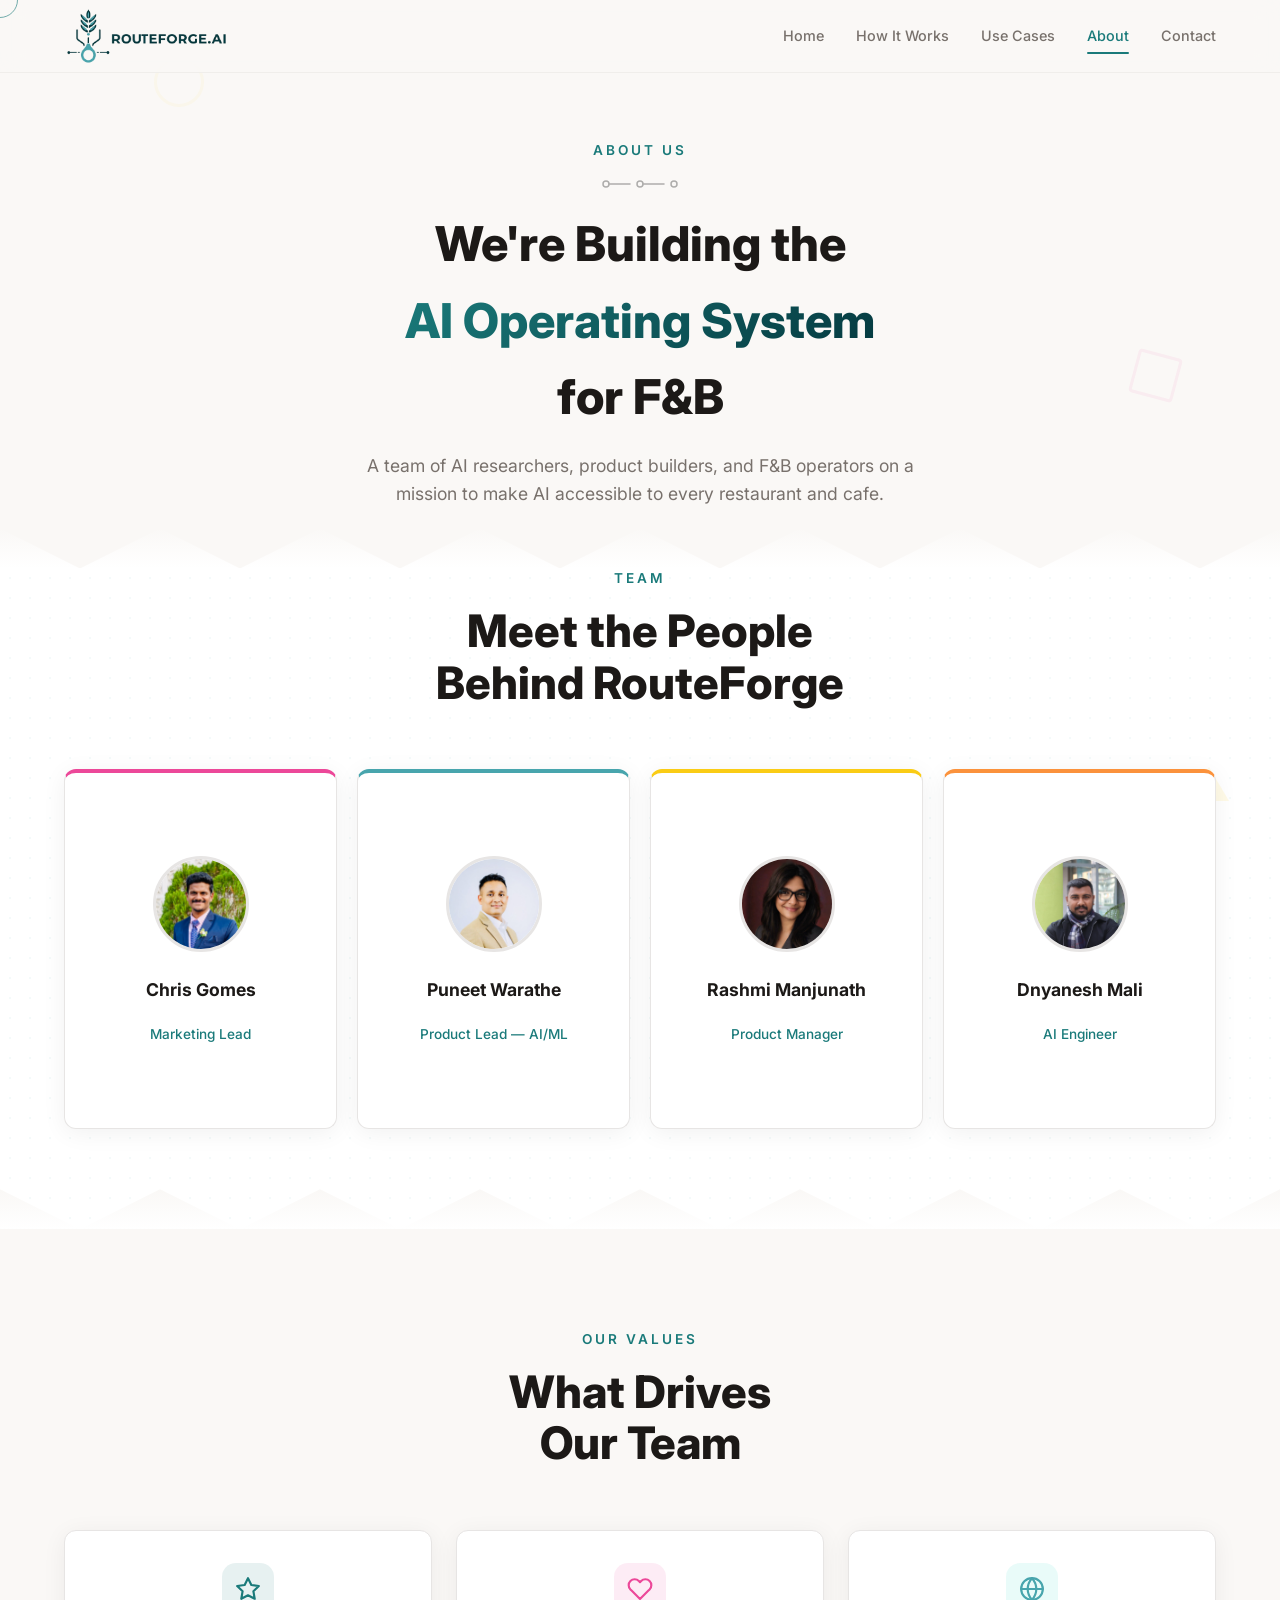
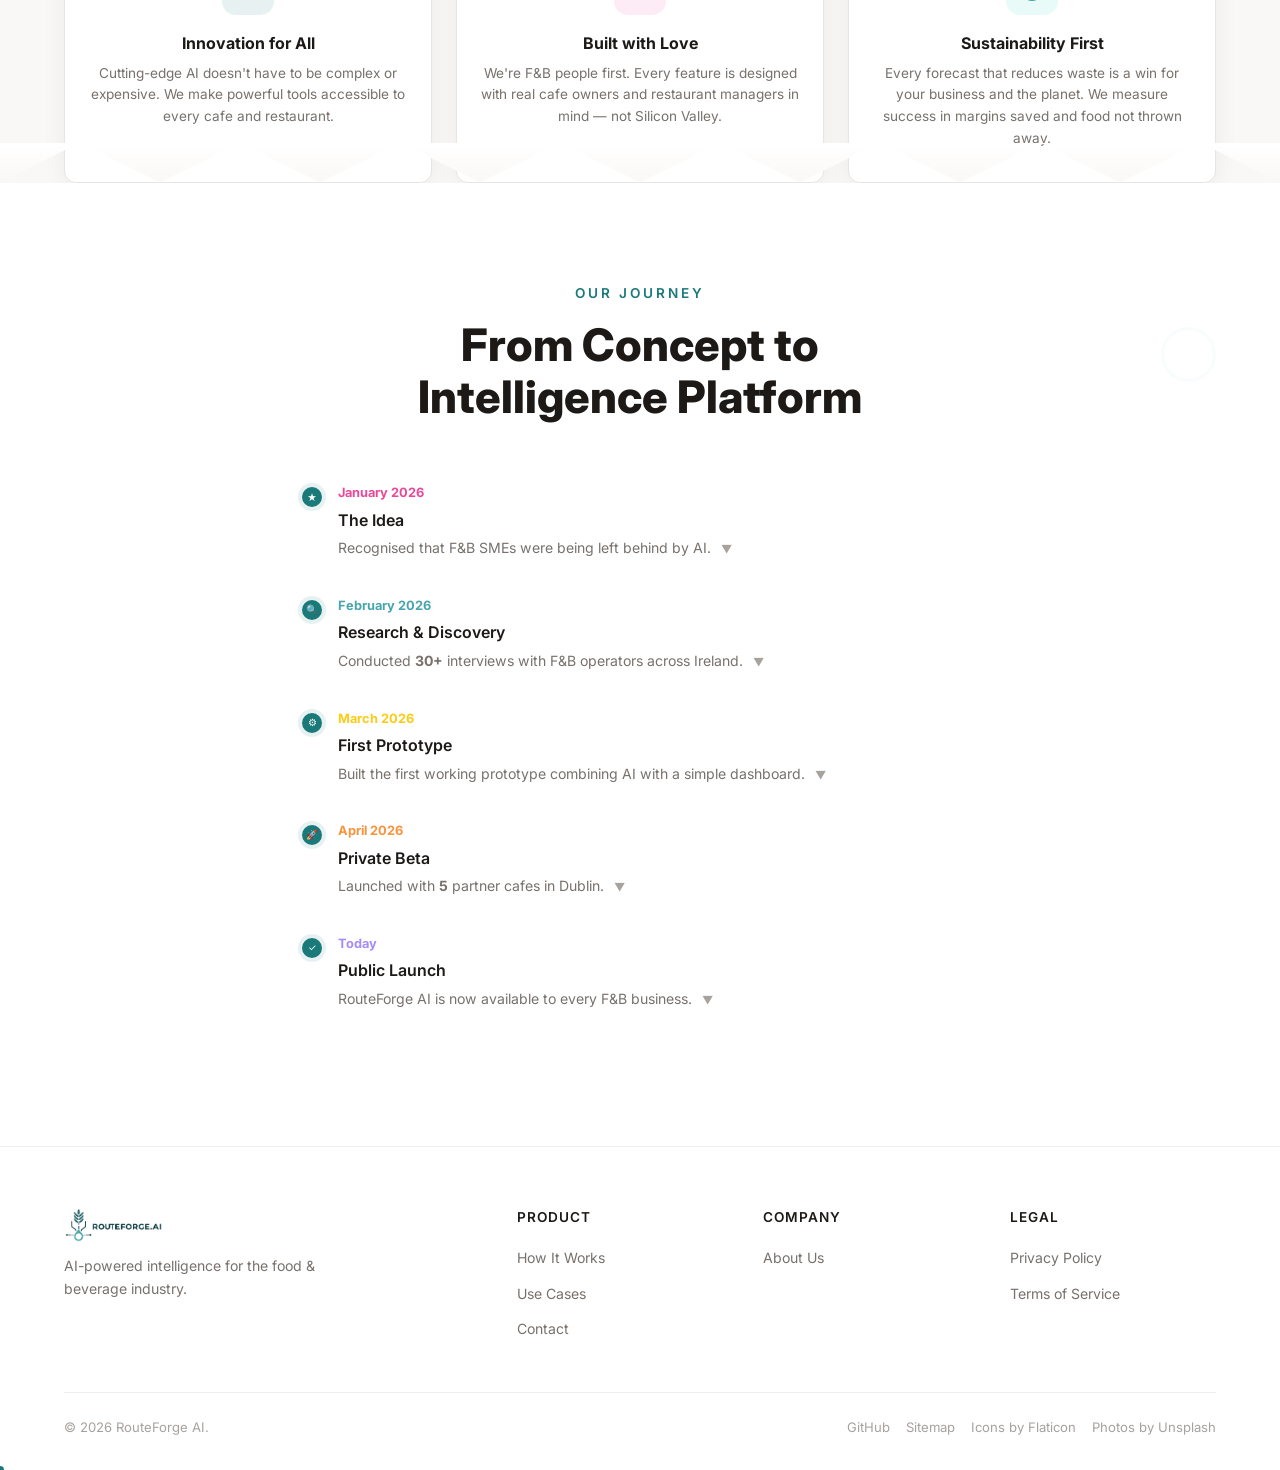
<file: about.html>
<!DOCTYPE html>
<html lang="en">
<head>
<meta charset="UTF-8">
<meta name="viewport" content="width=device-width, initial-scale=1.0">
<title>About Us — RouteForge AI</title>
<meta name="description" content="Meet the team behind RouteForge AI. We're building AI-powered intelligence for the food and beverage industry.">
<link rel="icon" type="image/x-icon" href="favicon.ico">
<link rel="apple-touch-icon" href="apple-touch-icon.png">
<link href="https://fonts.googleapis.com/css2?family=Inter:wght@300;400;500;600;700;800;900&display=swap" rel="stylesheet">
<link rel="stylesheet" href="style.css">
</head>
<body>

<nav class="nav" id="nav">
  <div class="nav-container">
    <a href="index.html" class="nav-logo"><img src="assets/routeforge-logo.png" alt="RouteForge AI" style="height:60px;width:auto;"></a>
    <div class="nav-links" id="navLinks">
      <a href="index.html">Home</a>
      <a href="how-it-works.html">How It Works</a>
      <a href="use-cases.html">Use Cases</a>
      <a href="about.html" class="active">About</a>
      <a href="contact.html">Contact</a>
    </div>
    <button class="burger" id="burger" aria-label="Menu"><span></span><span></span><span></span></button>
  </div>
</nav>

<section class="page-header">
  <div class="page-header-bg"></div>
  <div class="memphis-shapes">
    <div class="memphis-shape memphis-circle memphis-float" style="top:10%;left:12%;width:50px;height:50px;border-color:var(--memphis-yellow);opacity:0.05;"></div>
    <div class="memphis-shape memphis-rect memphis-float-delayed" style="bottom:30%;right:8%;width:45px;height:45px;border-color:var(--memphis-pink);"></div>
  </div>
  <div class="container">
    <div class="section-label reveal">About Us</div>
    <div class="reveal" style="margin-bottom:16px;"><img src="assets/icons/page-header.svg" alt="" style="width:80px;height:12px;margin:0 auto;color:var(--accent);"></div>
    <h1 class="reveal">We're Building the<br><span style="background:linear-gradient(135deg,var(--accent),var(--accent2));-webkit-background-clip:text;-webkit-text-fill-color:transparent;background-clip:text;">AI Operating System</span><br>for F&B</h1>
    <p class="reveal">A team of AI researchers, product builders, and F&B operators on a mission to make AI accessible to every restaurant and cafe.</p>
  </div>
</section>

<div class="section-divider-zigzag" style="background:linear-gradient(to bottom,var(--bg),var(--surface));"></div>

<section class="section section-memphis" style="padding-top:0;background:var(--surface);">
  <div class="section-bg section-bg-team"></div>
  <div class="pattern-dots-teal"></div>
  <div class="memphis-shapes">
    <div class="memphis-shape memphis-triangle memphis-float" style="top:30%;right:4%;"></div>
    <div class="memphis-shape memphis-dot" style="bottom:20%;left:6%;width:16px;height:16px;background:var(--memphis-pink);opacity:0.07;"></div>
  </div>
  <div class="container">
    <div class="section-header reveal">
      <div class="section-label">Team</div>
      <h2 class="section-title">Meet the People<br>Behind RouteForge</h2>
    </div>
    <div class="flip-card-row">
      <div class="team-flip-card reveal">
        <div class="flip-card-inner">
          <div class="flip-card-front" style="border-top:4px solid var(--memphis-pink);">
            <div class="team-photo"><img src="assets/team/chris-gomes.jpg" alt="Chris Gomes"></div>
            <h3 style="font-size:1.1rem;">Chris Gomes</h3>
            <div class="team-role">Marketing Lead</div>
          </div>
          <div class="flip-card-back">
            <h3 style="font-size:1.1rem;">Chris Gomes</h3>
            <div class="team-role" style="color:rgba(255,255,255,0.8);">Marketing Lead</div>
            <p class="team-bio">Driving go-to-market strategy, brand positioning, and customer acquisition for RouteForge AI.</p>
            <div class="team-skills">
              <div class="team-skill"><span class="team-skill-label">Marketing</span><div class="team-skill-bar"><div class="team-skill-fill" style="width:90%"></div></div></div>
              <div class="team-skill"><span class="team-skill-label">Strategy</span><div class="team-skill-bar"><div class="team-skill-fill" style="width:75%"></div></div></div>
              <div class="team-skill"><span class="team-skill-label">Analytics</span><div class="team-skill-bar"><div class="team-skill-fill" style="width:60%"></div></div></div>
            </div>
            <div class="team-social">
              <a href="https://www.linkedin.com/in/marketingwithchris/" target="_blank" aria-label="LinkedIn">in</a>
            </div>
          </div>
        </div>
      </div>

      <div class="team-flip-card reveal">
        <div class="flip-card-inner">
          <div class="flip-card-front" style="border-top:4px solid var(--memphis-teal);">
            <div class="team-photo"><img src="assets/team/puneet-warathe.jpeg" alt="Puneet Warathe"></div>
            <h3 style="font-size:1.1rem;">Puneet Warathe</h3>
            <div class="team-role">Product Lead — AI/ML</div>
          </div>
          <div class="flip-card-back">
            <h3 style="font-size:1.1rem;">Puneet Warathe</h3>
            <div class="team-role" style="color:rgba(255,255,255,0.8);">Product Lead — AI/ML</div>
            <p class="team-bio">AI product leader with deep expertise in machine learning and Azure AI.</p>
            <div class="team-skills">
              <div class="team-skill"><span class="team-skill-label">AI/ML</span><div class="team-skill-bar"><div class="team-skill-fill" style="width:95%"></div></div></div>
              <div class="team-skill"><span class="team-skill-label">Product</span><div class="team-skill-bar"><div class="team-skill-fill" style="width:85%"></div></div></div>
              <div class="team-skill"><span class="team-skill-label">Azure</span><div class="team-skill-bar"><div class="team-skill-fill" style="width:80%"></div></div></div>
            </div>
            <div class="team-social">
              <a href="https://www.linkedin.com/in/puneetwarathe-ai4business/" target="_blank" aria-label="LinkedIn">in</a>
            </div>
          </div>
        </div>
      </div>

      <div class="team-flip-card reveal">
        <div class="flip-card-inner">
          <div class="flip-card-front" style="border-top:4px solid var(--memphis-yellow);">
            <div class="team-photo"><img src="assets/team/rashmi-manjunath.jpeg" alt="Rashmi Manjunath"></div>
            <h3 style="font-size:1.1rem;">Rashmi Manjunath</h3>
            <div class="team-role">Product Manager</div>
          </div>
          <div class="flip-card-back">
            <h3 style="font-size:1.1rem;">Rashmi Manjunath</h3>
            <div class="team-role" style="color:rgba(255,255,255,0.8);">Product Manager</div>
            <p class="team-bio">Dublin-based product manager with 6+ years building enterprise B2B SaaS.</p>
            <div class="team-skills">
              <div class="team-skill"><span class="team-skill-label">Strategy</span><div class="team-skill-bar"><div class="team-skill-fill" style="width:90%"></div></div></div>
              <div class="team-skill"><span class="team-skill-label">Research</span><div class="team-skill-bar"><div class="team-skill-fill" style="width:80%"></div></div></div>
              <div class="team-skill"><span class="team-skill-label">Delivery</span><div class="team-skill-bar"><div class="team-skill-fill" style="width:85%"></div></div></div>
            </div>
            <div class="team-social">
              <a href="https://www.linkedin.com/in/rashmi-manjunath/" target="_blank" aria-label="LinkedIn">in</a>
            </div>
          </div>
        </div>
      </div>

      <div class="team-flip-card reveal">
        <div class="flip-card-inner">
          <div class="flip-card-front" style="border-top:4px solid var(--memphis-orange);">
            <div class="team-photo"><img src="assets/team/dnyanesh-mali.jpeg" alt="Dnyanesh Mali"></div>
            <h3 style="font-size:1.1rem;">Dnyanesh Mali</h3>
            <div class="team-role">AI Engineer</div>
          </div>
          <div class="flip-card-back">
            <h3 style="font-size:1.1rem;">Dnyanesh Mali</h3>
            <div class="team-role" style="color:rgba(255,255,255,0.8);">AI Engineer</div>
            <p class="team-bio">Building the AI models and data pipelines that power RouteForge's platform.</p>
            <div class="team-skills">
              <div class="team-skill"><span class="team-skill-label">ML</span><div class="team-skill-bar"><div class="team-skill-fill" style="width:90%"></div></div></div>
              <div class="team-skill"><span class="team-skill-label">Data</span><div class="team-skill-bar"><div class="team-skill-fill" style="width:85%"></div></div></div>
              <div class="team-skill"><span class="team-skill-label">Python</span><div class="team-skill-bar"><div class="team-skill-fill" style="width:80%"></div></div></div>
            </div>
            <div class="team-social">
              <a href="https://www.linkedin.com/in/dnyanesh-mali/" target="_blank" aria-label="LinkedIn">in</a>
            </div>
          </div>
        </div>
      </div>
    </div>
  </div>
</section>

<div class="section-divider-zigzag"></div>

<section class="section" style="padding-bottom:0;">
  <div class="container">
    <div class="section-header reveal">
      <div class="section-label">Our Values</div>
      <h2 class="section-title">What Drives<br>Our Team</h2>
    </div>
    <div class="values-row">
      <div class="value-card reveal">
        <div class="value-card-icon" style="background:rgba(26,122,122,0.1);">
          <svg viewBox="0 0 24 24" fill="none" stroke="var(--accent)" stroke-width="2" stroke-linecap="round" stroke-linejoin="round"><path d="M12 2L15.09 8.26L22 9.27L17 14.14L18.18 21.02L12 17.77L5.82 21.02L7 14.14L2 9.27L8.91 8.26L12 2Z"/></svg>
        </div>
        <h3>Innovation for All</h3>
        <p>Cutting-edge AI doesn't have to be complex or expensive. We make powerful tools accessible to every cafe and restaurant.</p>
      </div>
      <div class="value-card reveal">
        <div class="value-card-icon" style="background:rgba(236,73,153,0.1);">
          <svg viewBox="0 0 24 24" fill="none" stroke="var(--memphis-pink)" stroke-width="2" stroke-linecap="round" stroke-linejoin="round"><path d="M20.84 4.61a5.5 5.5 0 0 0-7.78 0L12 5.67l-1.06-1.06a5.5 5.5 0 0 0-7.78 7.78l1.06 1.06L12 21.23l7.78-7.78 1.06-1.06a5.5 5.5 0 0 0 0-7.78z"/></svg>
        </div>
        <h3>Built with Love</h3>
        <p>We're F&B people first. Every feature is designed with real cafe owners and restaurant managers in mind — not Silicon Valley.</p>
      </div>
      <div class="value-card reveal">
        <div class="value-card-icon" style="background:rgba(45,212,191,0.1);">
          <svg viewBox="0 0 24 24" fill="none" stroke="var(--memphis-teal)" stroke-width="2" stroke-linecap="round" stroke-linejoin="round"><circle cx="12" cy="12" r="10"/><path d="M2 12h20"/><path d="M12 2a15.3 15.3 0 0 1 4 10 15.3 15.3 0 0 1-4 10 15.3 15.3 0 0 1-4-10 15.3 15.3 0 0 1 4-10z"/></svg>
        </div>
        <h3>Sustainability First</h3>
        <p>Every forecast that reduces waste is a win for your business and the planet. We measure success in margins saved and food not thrown away.</p>
      </div>
    </div>
  </div>
</section>

<div class="section-divider-zigzag-alt"></div>

<section class="section section-memphis" style="background:var(--surface);">
  <div class="section-bg section-bg-timeline"></div>
  <div class="memphis-shapes">
    <div class="memphis-shape memphis-circle memphis-float" style="top:15%;right:5%;width:55px;height:55px;border-color:var(--memphis-teal);opacity:0.04;"></div>
  </div>
  <div class="container">
    <div class="section-header reveal">
      <div class="section-label">Our Journey</div>
      <h2 class="section-title">From Concept to<br>Intelligence Platform</h2>
    </div>
    <div class="timeline" id="timeline">
      <div class="timeline-progress"><div class="timeline-progress-fill" id="timelineFill"></div></div>

      <div class="timeline-item reveal" data-expand>
        <div class="timeline-dot filled"><span class="timeline-icon">★</span></div>
        <div class="timeline-date pink">January 2026</div>
        <div class="timeline-title">The Idea</div>
        <div class="timeline-text">Recognised that F&B SMEs were being left behind by AI. <span class="timeline-expand-icon">▼</span></div>
        <div class="timeline-detail"><p>We noticed that while enterprise chains had data science teams, the local cafe or family restaurant had zero access to AI-powered insights. That gap became our mission.</p></div>
      </div>

      <div class="timeline-item reveal" data-expand>
        <div class="timeline-dot"><span class="timeline-icon">🔍</span></div>
        <div class="timeline-date teal">February 2026</div>
        <div class="timeline-title">Research &amp; Discovery</div>
        <div class="timeline-text">Conducted <strong>30+</strong> interviews with F&B operators across Ireland. <span class="timeline-expand-icon">▼</span></div>
        <div class="timeline-detail"><p>The #1 pain point? Demand unpredictability. 78% of operators said they had no forecasting tool and relied purely on intuition for staffing and purchasing decisions.</p></div>
      </div>

      <div class="timeline-item reveal" data-expand>
        <div class="timeline-dot"><span class="timeline-icon">⚙</span></div>
        <div class="timeline-date yellow">March 2026</div>
        <div class="timeline-title">First Prototype</div>
        <div class="timeline-text">Built the first working prototype combining AI with a simple dashboard. <span class="timeline-expand-icon">▼</span></div>
        <div class="timeline-detail"><p>3 weeks of sprint development. The early model achieved 89% forecast accuracy using just 2 weeks of POS data. We knew we were onto something.</p></div>
      </div>

      <div class="timeline-item reveal" data-expand>
        <div class="timeline-dot"><span class="timeline-icon">🚀</span></div>
        <div class="timeline-date orange">April 2026</div>
        <div class="timeline-title">Private Beta</div>
        <div class="timeline-text">Launched with <strong>5</strong> partner cafes in Dublin. <span class="timeline-expand-icon">▼</span></div>
        <div class="timeline-detail"><p>Results exceeded expectations: 22% average waste reduction, 12% staff cost savings, and 94% forecast accuracy by week 4. All 5 partners opted to continue.</p></div>
      </div>

      <div class="timeline-item reveal" data-expand>
        <div class="timeline-dot"><span class="timeline-icon">✓</span></div>
        <div class="timeline-date lavender">Today</div>
        <div class="timeline-title">Public Launch</div>
        <div class="timeline-text">RouteForge AI is now available to every F&B business. <span class="timeline-expand-icon">▼</span></div>
        <div class="timeline-detail"><p>Still early, still iterating. We're actively onboarding new customers and shipping weekly improvements. Your feedback shapes what we build next.</p></div>
      </div>
    </div>
  </div>
</section>

<footer class="footer">
  <div class="container">
    <div class="footer-grid">
      <div class="footer-brand">
        <img src="assets/routeforge-logo.png" alt="RouteForge AI" style="height:36px;width:auto;margin-bottom:12px;">
        <p>AI-powered intelligence for the food &amp; beverage industry.</p>
      </div>
      <div><h4>Product</h4><ul class="footer-links"><li><a href="how-it-works.html">How It Works</a></li><li><a href="use-cases.html">Use Cases</a></li><li><a href="contact.html">Contact</a></li></ul></div>
      <div><h4>Company</h4><ul class="footer-links"><li><a href="about.html">About Us</a></li></ul></div>
      <div><h4>Legal</h4><ul class="footer-links"><li><a href="#">Privacy Policy</a></li><li><a href="#">Terms of Service</a></li></ul></div>
    </div>
    <div class="footer-bottom"><p>&copy; 2026 RouteForge AI.</p><div class="footer-bottom-links"><a href="https://github.com/chrisgomes1211/routeforgeai-website" target="_blank">GitHub</a><a href="sitemap.xml">Sitemap</a><a href="https://www.flaticon.com" target="_blank">Icons by Flaticon</a><a href="https://unsplash.com" target="_blank">Photos by Unsplash</a></div></div>
  </div>
</footer>

<button class="back-to-top" id="backToTop">&uarr;</button>

<script>
(function() {
  var b = document.getElementById('burger'), nl = document.getElementById('navLinks');
  if (b) { b.addEventListener('click', function() { b.classList.toggle('open'); nl.classList.toggle('open'); }); nl.querySelectorAll('a').forEach(function(l) { l.addEventListener('click', function() { b.classList.remove('open'); nl.classList.remove('open'); }); }); }
  var nav = document.getElementById('nav');
  window.addEventListener('scroll', function() { nav.classList.toggle('scrolled', window.scrollY > 50); });
  var bt = document.getElementById('backToTop');
  window.addEventListener('scroll', function() { bt.classList.toggle('visible', window.scrollY > 500); });
  bt.addEventListener('click', function() { window.scrollTo({ top: 0, behavior: 'smooth' }); });
  var ro = new IntersectionObserver(function(e) { e.forEach(function(en) { if (en.isIntersecting) { en.target.classList.add('visible'); } }); }, { threshold: 0.1 });
  document.querySelectorAll('.reveal').forEach(function(el) { ro.observe(el); });

  /* Interactive Timeline */
  (function() {
    var items = document.querySelectorAll('[data-expand]');
    items.forEach(function(item) {
      item.addEventListener('click', function() {
        item.classList.toggle('expanded');
      });
    });

    var timelineFill = document.getElementById('timelineFill');
    var dots = document.querySelectorAll('.timeline-dot');
    if (timelineFill && dots.length) {
      var timelineObserver = new IntersectionObserver(function(entries) {
        entries.forEach(function(entry) {
          if (entry.isIntersecting) {
            var rect = entry.target.getBoundingClientRect();
            var parent = entry.target.closest('.timeline');
            if (!parent) return;
            var parentRect = parent.getBoundingClientRect();
            var scrollPct = Math.max(0, Math.min(1, (parentRect.bottom - rect.bottom) / (parentRect.bottom - parentRect.top)));
            timelineFill.style.height = Math.round(scrollPct * 100) + '%';
            var idx = Array.prototype.indexOf.call(items, entry.target);
            dots.forEach(function(d, i) {
              d.classList.toggle('filled', i <= idx);
            });
          }
        });
      }, { threshold: 0.2 });
      items.forEach(function(item) { timelineObserver.observe(item); });
    }
  })();

  if (!('ontouchstart' in window)) {
    var dot = document.createElement('div'); dot.className = 'custom-cursor-dot';
    var ring = document.createElement('div'); ring.className = 'custom-cursor-ring';
    document.body.appendChild(dot); document.body.appendChild(ring);
    var mx = 0, my = 0, rx = 0, ry = 0;
    document.addEventListener('mousemove', function(e) { mx = e.clientX; my = e.clientY; dot.style.left = mx + 'px'; dot.style.top = my + 'px'; });
    var hoverEls = 'a, button, .flip-card, .usecase-flip-card, .agent-flip-card, .team-flip-card, .faq-item';
    document.addEventListener('mouseover', function(e) { var t = e.target.closest(hoverEls); if (t) ring.classList.add('hover'); });
    document.addEventListener('mouseout', function(e) { var t = e.target.closest(hoverEls); if (t) ring.classList.remove('hover'); });
    function animateRing() { rx += (mx - rx) * 0.15; ry += (my - ry) * 0.15; ring.style.left = rx + 'px'; ring.style.top = ry + 'px'; requestAnimationFrame(animateRing); }
    animateRing();
  }
})();
</script>
</body>
</html>
</file>
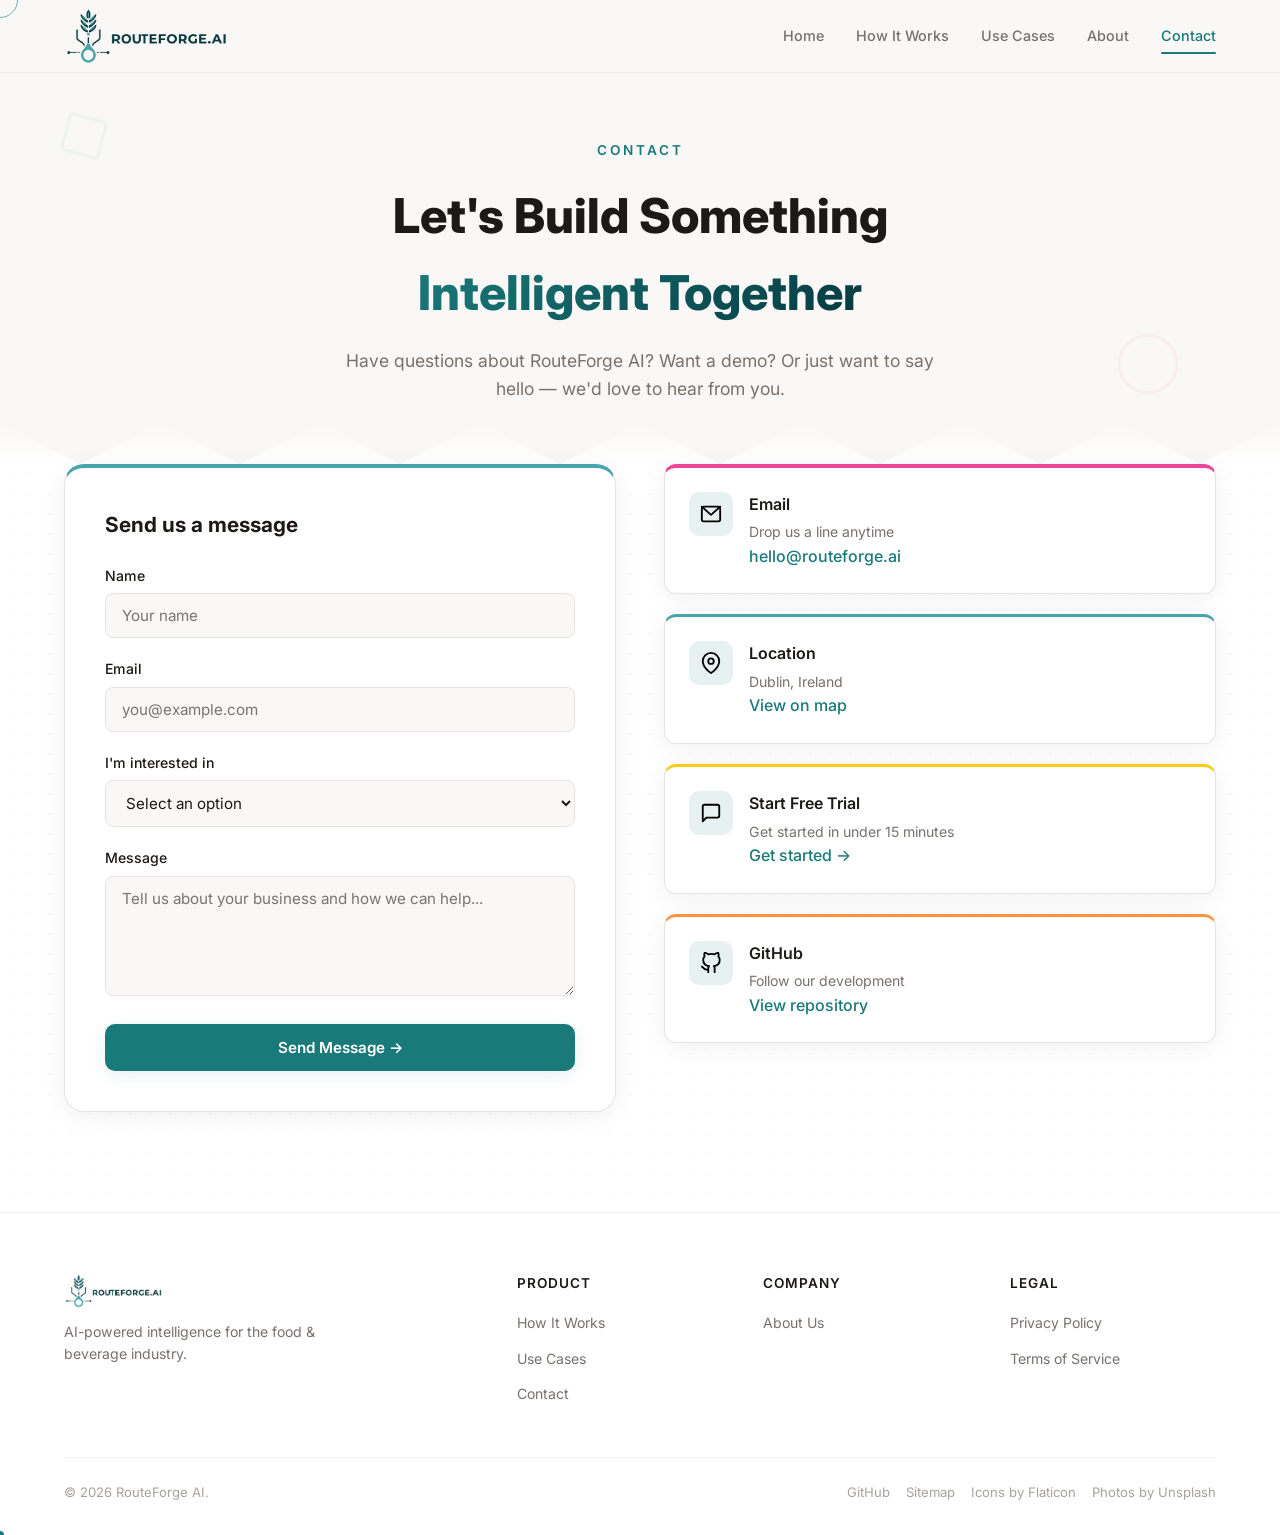
<file: contact.html>
<!DOCTYPE html>
<html lang="en">
<head>
<meta charset="UTF-8">
<meta name="viewport" content="width=device-width, initial-scale=1.0">
<title>Contact Us — RouteForge AI</title>
<meta name="description" content="Get in touch with the RouteForge AI team. Start your free trial, ask questions, or share feedback.">
<link rel="icon" type="image/x-icon" href="favicon.ico">
<link rel="apple-touch-icon" href="apple-touch-icon.png">
<link href="https://fonts.googleapis.com/css2?family=Inter:wght@300;400;500;600;700;800;900&display=swap" rel="stylesheet">
<link rel="stylesheet" href="style.css">
</head>
<body>

<nav class="nav" id="nav">
  <div class="nav-container">
    <a href="index.html" class="nav-logo"><img src="assets/routeforge-logo.png" alt="RouteForge AI" style="height:60px;width:auto;"></a>
    <div class="nav-links" id="navLinks">
      <a href="index.html">Home</a>
      <a href="how-it-works.html">How It Works</a>
      <a href="use-cases.html">Use Cases</a>
      <a href="about.html">About</a>
      <a href="contact.html" class="active">Contact</a>
    </div>
    <button class="burger" id="burger" aria-label="Menu"><span></span><span></span><span></span></button>
  </div>
</nav>

<section class="page-header">
  <div class="page-header-bg"></div>
  <div class="memphis-shapes">
    <div class="memphis-shape memphis-circle memphis-float" style="bottom:15%;right:8%;width:60px;height:60px;border-color:var(--memphis-pink);opacity:0.05;"></div>
    <div class="memphis-shape memphis-rect" style="top:25%;left:5%;width:40px;height:40px;border-color:var(--memphis-teal);"></div>
  </div>
  <div class="container">
    <div class="section-label reveal">Contact</div>
    <h1 class="reveal">Let's Build Something<br><span style="background:linear-gradient(135deg,var(--accent),var(--accent2));-webkit-background-clip:text;-webkit-text-fill-color:transparent;background-clip:text;">Intelligent Together</span></h1>
    <p class="reveal">Have questions about RouteForge AI? Want a demo? Or just want to say hello — we'd love to hear from you.</p>
  </div>
</section>

<div class="section-divider-zigzag" style="background:linear-gradient(to bottom,var(--bg),var(--surface));"></div>

<section class="section section-memphis" style="padding-top:0;background:var(--surface);">
  <div class="section-bg section-bg-contact"></div>
  <div class="pattern-dots"></div>
  <div class="container">
    <div class="contact-grid">
      <div class="form-card reveal card-top-teal">
        <h3 style="font-size:1.3rem;font-weight:700;margin-bottom:24px;">Send us a message</h3>
        <form id="contactForm">
          <div class="form-group">
            <label for="name">Name</label>
            <input type="text" id="name" name="name" required placeholder="Your name">
          </div>
          <div class="form-group">
            <label for="email">Email</label>
            <input type="email" id="email" name="email" required placeholder="you@example.com">
          </div>
          <div class="form-group">
            <label for="type">I'm interested in</label>
            <select id="type" name="type">
              <option value="">Select an option</option>
              <option value="trial">Starting a free trial</option>
              <option value="demo">Booking a demo</option>
              <option value="question">Asking a question</option>
              <option value="partnership">Partnership inquiry</option>
              <option value="other">Something else</option>
            </select>
          </div>
          <div class="form-group">
            <label for="message">Message</label>
            <textarea id="message" name="message" required placeholder="Tell us about your business and how we can help..."></textarea>
          </div>
          <button type="submit" class="btn btn-primary" style="width:100%;justify-content:center;">Send Message &rarr;</button>
        </form>
      </div>
      <div style="display:flex;flex-direction:column;gap:20px;">
        <div class="contact-info-card reveal card-top-pink">
          <div class="icon-box"><img src="assets/icons/email.svg" alt="Email" class="flaticon-icon"></div>
          <div>
            <h4>Email</h4>
            <p>Drop us a line anytime</p>
            <a href="mailto:hello@routeforge.ai" class="contact-link">hello@routeforge.ai</a>
          </div>
        </div>
        <div class="contact-info-card reveal" style="border-top:3px solid var(--memphis-teal);">
          <div class="icon-box"><img src="assets/icons/location.svg" alt="Location" class="flaticon-icon"></div>
          <div>
            <h4>Location</h4>
            <p>Dublin, Ireland</p>
            <a href="https://maps.google.com" target="_blank" class="contact-link">View on map</a>
          </div>
        </div>
        <div class="contact-info-card reveal" style="border-top:3px solid var(--memphis-yellow);">
          <div class="icon-box"><img src="assets/icons/chat.svg" alt="Chat" class="flaticon-icon"></div>
          <div>
            <h4>Start Free Trial</h4>
            <p>Get started in under 15 minutes</p>
            <a href="contact.html" class="contact-link">Get started &rarr;</a>
          </div>
        </div>
        <div class="contact-info-card reveal" style="border-top:3px solid var(--memphis-orange);">
          <div class="icon-box"><img src="assets/icons/github.svg" alt="GitHub" class="flaticon-icon"></div>
          <div>
            <h4>GitHub</h4>
            <p>Follow our development</p>
            <a href="https://github.com/chrisgomes1211/routeforgeai-website" target="_blank" class="contact-link">View repository</a>
          </div>
        </div>
      </div>
    </div>
  </div>
</section>

<footer class="footer">
  <div class="container">
    <div class="footer-grid">
      <div class="footer-brand">
        <img src="assets/routeforge-logo.png" alt="RouteForge AI" style="height:36px;width:auto;margin-bottom:12px;">
        <p>AI-powered intelligence for the food &amp; beverage industry.</p>
      </div>
      <div><h4>Product</h4><ul class="footer-links"><li><a href="how-it-works.html">How It Works</a></li><li><a href="use-cases.html">Use Cases</a></li><li><a href="contact.html">Contact</a></li></ul></div>
      <div><h4>Company</h4><ul class="footer-links"><li><a href="about.html">About Us</a></li></ul></div>
      <div><h4>Legal</h4><ul class="footer-links"><li><a href="#">Privacy Policy</a></li><li><a href="#">Terms of Service</a></li></ul></div>
    </div>
    <div class="footer-bottom"><p>&copy; 2026 RouteForge AI.</p><div class="footer-bottom-links"><a href="https://github.com/chrisgomes1211/routeforgeai-website" target="_blank">GitHub</a><a href="sitemap.xml">Sitemap</a><a href="https://www.flaticon.com" target="_blank">Icons by Flaticon</a><a href="https://unsplash.com" target="_blank">Photos by Unsplash</a></div></div>
  </div>
</footer>

<button class="back-to-top" id="backToTop">&uarr;</button>

<script>
(function() {
  var b = document.getElementById('burger'), nl = document.getElementById('navLinks');
  if (b) { b.addEventListener('click', function() { b.classList.toggle('open'); nl.classList.toggle('open'); }); nl.querySelectorAll('a').forEach(function(l) { l.addEventListener('click', function() { b.classList.remove('open'); nl.classList.remove('open'); }); }); }
  var nav = document.getElementById('nav');
  window.addEventListener('scroll', function() { nav.classList.toggle('scrolled', window.scrollY > 50); });
  var bt = document.getElementById('backToTop');
  window.addEventListener('scroll', function() { bt.classList.toggle('visible', window.scrollY > 500); });
  bt.addEventListener('click', function() { window.scrollTo({ top: 0, behavior: 'smooth' }); });
  var ro = new IntersectionObserver(function(e) { e.forEach(function(en) { if (en.isIntersecting) { en.target.classList.add('visible'); } }); }, { threshold: 0.1 });
  document.querySelectorAll('.reveal').forEach(function(el) { ro.observe(el); });

  if (!('ontouchstart' in window)) {
    var dot = document.createElement('div'); dot.className = 'custom-cursor-dot';
    var ring = document.createElement('div'); ring.className = 'custom-cursor-ring';
    document.body.appendChild(dot); document.body.appendChild(ring);
    var mx = 0, my = 0, rx = 0, ry = 0;
    document.addEventListener('mousemove', function(e) { mx = e.clientX; my = e.clientY; dot.style.left = mx + 'px'; dot.style.top = my + 'px'; });
    var hoverEls = 'a, button, .flip-card, .usecase-flip-card, .agent-flip-card, .team-flip-card, .pricing-card, .faq-item';
    document.addEventListener('mouseover', function(e) { var t = e.target.closest(hoverEls); if (t) ring.classList.add('hover'); });
    document.addEventListener('mouseout', function(e) { var t = e.target.closest(hoverEls); if (t) ring.classList.remove('hover'); });
    function animateRing() { rx += (mx - rx) * 0.15; ry += (my - ry) * 0.15; ring.style.left = rx + 'px'; ring.style.top = ry + 'px'; requestAnimationFrame(animateRing); }
    animateRing();
  }

  var form = document.getElementById('contactForm');
  form.addEventListener('submit', function(e) {
    e.preventDefault();
    var btn = form.querySelector('button[type="submit"]');
    btn.textContent = 'Message sent! We\'ll be in touch.';
    btn.style.background = '#10b981';
    btn.disabled = true;
    setTimeout(function() {
      btn.innerHTML = 'Send Message &rarr;';
      btn.style.background = '';
      btn.disabled = false;
      form.reset();
    }, 3000);
  });
})();
</script>
</body>
</html>
</file>
<file: style.css>
:root {
  --bg: #faf8f6;
  --surface: #ffffff;
  --text: #1c1917;
  --text-muted: #78716c;
  --text-dim: #a8a29e;
  --accent: #1a7a7a;
  --accent-hover: #0d5c5c;
  --accent-glow: rgba(26, 122, 122, 0.1);
  --accent2: #053a40;
  --accent3: #f59e0b;
  --memphis-pink: #ec4899;
  --memphis-yellow: #facc15;
  --memphis-teal: #48a5ad;
  --memphis-orange: #fb923c;
  --memphis-lavender: #a78bfa;
  --memphis-grid: 30px;
  --border: #e7e5e4;
  --border-light: #f0eeeb;
  --shadow: 0 4px 24px rgba(0,0,0,0.06);
  --shadow-lg: 0 12px 48px rgba(0,0,0,0.08);
  --font: 'Inter', sans-serif;
  --font-display: 'Inter', sans-serif;
  --nav-height: 72px;
  --radius: 12px;
  --radius-lg: 20px;
  --transition: 0.3s cubic-bezier(0.4, 0, 0.2, 1);
}

/* Reset */
*, *::before, *::after { box-sizing: border-box; margin: 0; padding: 0; }
html { scroll-behavior: smooth; -webkit-font-smoothing: antialiased; }
body { font-family: var(--font); background: var(--bg); color: var(--text); line-height: 1.6; overflow-x: hidden; }
img { max-width: 100%; display: block; }
a { color: var(--accent); text-decoration: none; transition: color var(--transition); }
a:hover { color: var(--accent-hover); }

/* Container */
.container { max-width: 1200px; margin: 0 auto; padding: 0 24px; }
.section { padding: 100px 0; }
.section-header { text-align: center; margin-bottom: 60px; }
.section-label { font-size: 0.85rem; font-weight: 600; text-transform: uppercase; letter-spacing: 3px; color: var(--accent); margin-bottom: 16px; }
.section-title { font-size: 2.8rem; font-weight: 800; line-height: 1.15; margin-bottom: 16px; color: var(--text); }
.section-subtitle { font-size: 1.1rem; color: var(--text-muted); max-width: 600px; margin: 0 auto; line-height: 1.7; }

/* Buttons */
.btn { display: inline-flex; align-items: center; gap: 8px; padding: 14px 28px; border-radius: 10px; font-family: var(--font); font-size: 0.95rem; font-weight: 600; cursor: pointer; transition: all var(--transition); border: none; position: relative; overflow: hidden; }
.btn-primary { background: var(--accent); color: #fff; box-shadow: 0 4px 16px var(--accent-glow); }
.btn-primary:hover { background: var(--accent-hover); box-shadow: 0 6px 24px var(--accent-glow); transform: translateY(-2px); color: #fff; }
.btn-outline { background: transparent; color: var(--text); border: 2px solid var(--border); }
.btn-outline:hover { border-color: var(--accent); color: var(--accent); transform: translateY(-2px); }

/* Navigation */
.nav { position: fixed; top: 0; left: 0; right: 0; z-index: 1000; background: rgba(250, 248, 246, 0.85); backdrop-filter: blur(12px); -webkit-backdrop-filter: blur(12px); border-bottom: 1px solid var(--border-light); transition: all var(--transition); }
.nav.scrolled { background: rgba(255, 255, 255, 0.95); box-shadow: 0 4px 32px rgba(0,0,0,0.04); }
.nav-container { max-width: 1200px; margin: 0 auto; padding: 0 24px; height: var(--nav-height); display: flex; align-items: center; justify-content: space-between; }
.nav-logo { font-size: 1.3rem; font-weight: 700; display: flex; align-items: center; gap: 2px; }
.nav-links { display: flex; align-items: center; gap: 32px; }
.nav-links a { font-size: 0.9rem; font-weight: 500; color: var(--text-muted); position: relative; padding: 4px 0; transition: color var(--transition); }
.nav-links a::after { content: ''; position: absolute; bottom: -2px; left: 0; width: 0; height: 2px; background: var(--accent); transition: width var(--transition); border-radius: 2px; }
.nav-links a:hover { color: var(--text); }
.nav-links a:hover::after { width: 100%; }
.nav-links a.active { color: var(--accent); }
.nav-links a.active::after { width: 100%; }

.burger { display: none; flex-direction: column; gap: 5px; background: none; border: none; cursor: pointer; padding: 4px; }
.burger span { width: 24px; height: 2px; background: var(--text); border-radius: 2px; transition: all var(--transition); }
.burger.open span:nth-child(1) { transform: rotate(45deg) translate(5px, 5px); }
.burger.open span:nth-child(2) { opacity: 0; }
.burger.open span:nth-child(3) { transform: rotate(-45deg) translate(5px, -5px); }

/* Hero */
.hero { min-height: 100vh; display: flex; align-items: center; position: relative; overflow: hidden; padding-top: var(--nav-height); padding-bottom: var(--nav-height); background: var(--bg); }
.hero-bg-image { position: absolute; inset: 0; z-index: 0; background: url('https://images.unsplash.com/photo-1495474472287-4d71bcdd2085?w=1600&q=80&auto=format&fit=crop') center center / cover no-repeat; pointer-events: none; }
.hero-bg-image::after { content: ''; position: absolute; inset: 0; background: linear-gradient(to right, var(--bg) 35%, rgba(250,248,246,0.6) 55%, rgba(250,248,246,0.15) 80%); }
.hero-grid { position: absolute; inset: 0; z-index: 0; background-image: linear-gradient(rgba(26,122,122,0.04) 1px, transparent 1px), linear-gradient(90deg, rgba(26,122,122,0.04) 1px, transparent 1px); background-size: 60px 60px; }
.hero-shapes { position: absolute; inset: 0; z-index: 0; pointer-events: none; overflow: hidden; }
.hero-shape { position: absolute; border-radius: 50%; opacity: 0.06; }
.hero-shape-1 { width: 500px; height: 500px; top: -10%; right: -5%; background: radial-gradient(circle, var(--accent), transparent); animation: float 8s ease-in-out infinite; }
.hero-shape-2 { width: 400px; height: 400px; bottom: -10%; left: -5%; background: radial-gradient(circle, var(--accent2), transparent); animation: float 10s ease-in-out infinite reverse; }
.hero-content { position: relative; z-index: 1; display: grid; grid-template-columns: 1fr 1fr; gap: 60px; align-items: center; padding: 60px 0; }
.hero-text { max-width: 560px; }
.hero-badge { display: inline-flex; align-items: center; gap: 6px; padding: 6px 14px; background: var(--accent-glow); border-radius: 100px; font-size: 0.8rem; font-weight: 500; color: var(--accent); margin-bottom: 24px; }
.hero h1 { font-size: 3.5rem; font-weight: 800; line-height: 1.1; margin-bottom: 20px; letter-spacing: -0.02em; }
.hero h1 .gradient-text { background: linear-gradient(135deg, var(--accent), var(--accent2)); -webkit-background-clip: text; -webkit-text-fill-color: transparent; background-clip: text; }
.hero p { font-size: 1.1rem; color: var(--text-muted); line-height: 1.7; margin-bottom: 32px; }
.hero-actions { display: flex; gap: 12px; flex-wrap: wrap; }

/* Hero Particles */
.hero-particles { position: absolute; inset: 0; z-index: 0; pointer-events: none; overflow: hidden; }
.hero-particle { position: absolute; width: 4px; height: 4px; background: var(--accent); border-radius: 50%; opacity: 0; animation: particleFloat 8s ease-in-out infinite; }
.hero-particle:nth-child(1) { left: 20%; top: 80%; animation-delay: 0s; }
.hero-particle:nth-child(2) { left: 40%; top: 70%; animation-delay: 1s; }
.hero-particle:nth-child(3) { left: 60%; top: 85%; animation-delay: 2s; }
.hero-particle:nth-child(4) { left: 75%; top: 60%; animation-delay: 0.5s; }
.hero-particle:nth-child(5) { left: 15%; top: 50%; animation-delay: 3s; }
.hero-particle:nth-child(6) { left: 85%; top: 75%; animation-delay: 1.5s; }
.hero-particle:nth-child(7) { left: 30%; top: 90%; animation-delay: 2.5s; }
.hero-particle:nth-child(8) { left: 55%; top: 55%; animation-delay: 0.8s; }
.hero-particle:nth-child(9) { left: 90%; top: 40%; animation-delay: 3.5s; }
.hero-particle:nth-child(10) { left: 10%; top: 65%; animation-delay: 1.8s; }
.hero-particle:nth-child(11) { left: 50%; top: 95%; animation-delay: 4s; }
.hero-particle:nth-child(12) { left: 70%; top: 45%; animation-delay: 2.2s; }
.hero-particle:nth-child(13) { left: 35%; top: 35%; animation-delay: 3.2s; }
.hero-particle:nth-child(14) { left: 80%; top: 30%; animation-delay: 0.3s; }
.hero-particle:nth-child(15) { left: 45%; top: 20%; animation-delay: 4.5s; }
.hero-particle:nth-child(16) { left: 65%; top: 15%; animation-delay: 1.2s; }

/* Dashboard Box */
.dashboard-box { position: relative; }
.dashboard-box:hover { transform: translateY(-4px); }
.dashboard-box .browser-frame { background: rgba(255,255,255,0.97); backdrop-filter: blur(8px); -webkit-backdrop-filter: blur(8px); }
.browser-frame { background: var(--surface); border-radius: var(--radius-lg); overflow: hidden; box-shadow: var(--shadow-lg); border: 1px solid var(--border); transition: transform var(--transition), box-shadow var(--transition); }
.browser-bar { display: flex; align-items: center; gap: 10px; padding: 14px 18px; background: #f8f7f5; border-bottom: 1px solid var(--border-light); }
.browser-dots { display: flex; gap: 6px; }
.browser-dot { width: 10px; height: 10px; border-radius: 50%; }
.browser-dot.red { background: #ff5f57; }
.browser-dot.yellow { background: #ffbd2e; }
.browser-dot.green { background: #28c840; }
.browser-url { font-size: 0.78rem; color: var(--text-dim); flex: 1; text-align: center; background: var(--bg); padding: 4px 12px; border-radius: 6px; }

.dash-grid { display: grid; grid-template-columns: repeat(3, 1fr); gap: 12px; padding: 20px; }
.dash-card { background: var(--bg); border-radius: var(--radius); padding: 16px; border: 1px solid var(--border-light); }
.dash-label { font-size: 0.75rem; font-weight: 500; color: var(--text-dim); text-transform: uppercase; letter-spacing: 0.5px; margin-bottom: 6px; }
.dash-value { font-size: 1.8rem; font-weight: 800; line-height: 1; margin-bottom: 4px; }
.dash-value.accent { color: var(--accent); }
.dash-value.green { color: #10b981; }
.dash-sub { font-size: 0.8rem; color: var(--text-muted); }
.dash-bar { height: 6px; background: var(--border); border-radius: 3px; margin-top: 10px; overflow: hidden; }
.dash-bar-fill { height: 100%; border-radius: 3px; background: linear-gradient(90deg, var(--accent), var(--accent2)); transition: width 1s ease; }
.dash-agents { padding: 0 20px 20px; display: flex; flex-direction: column; gap: 8px; }
.dash-agent-row { display: flex; align-items: center; gap: 10px; font-size: 0.85rem; color: var(--text-muted); padding: 6px 12px; border-radius: 8px; background: var(--bg); border: 1px solid var(--border-light); }
.pulse-dot { width: 8px; height: 8px; border-radius: 50%; flex-shrink: 0; }
.pulse-dot.active { background: #10b981; box-shadow: 0 0 0 3px rgba(16,185,129,0.2); animation: pulseDot 2s ease infinite; }
.pulse-dot.processing { background: var(--accent3); box-shadow: 0 0 0 3px rgba(245,158,11,0.2); animation: pulseDot 2s ease infinite 0.5s; }
.pulse-dot.offline { background: var(--text-dim); }

/* Dashboard Stage Animations */
.dash-stage { display: none; }
.dash-stage.active { display: block; }

.dash-stage-label { font-size: 0.72rem; font-weight: 600; text-transform: uppercase; letter-spacing: 1px; color: var(--text-dim); margin-bottom: 6px; }

/* Stage 1: Data Collection */
.dash-sources { display: grid; grid-template-columns: repeat(3, 1fr); gap: 10px; padding: 20px; }
.dash-source { background: var(--bg); border-radius: var(--radius); padding: 16px; border: 1px solid var(--border-light); text-align: center; }
.dash-source-icon { font-size: 1.5rem; margin-bottom: 8px; display: block; }
.dash-source-name { font-size: 0.7rem; font-weight: 600; text-transform: uppercase; letter-spacing: 0.5px; color: var(--text-dim); margin-bottom: 4px; }
.dash-source-count { font-size: 1.3rem; font-weight: 800; line-height: 1; margin-bottom: 8px; }
.dash-source-bar { height: 4px; background: var(--border); border-radius: 2px; overflow: hidden; }
.dash-source-fill { height: 100%; border-radius: 2px; transition: width 2s ease; }
.dash-source-dot { display: inline-block; width: 6px; height: 6px; border-radius: 50%; margin-right: 4px; vertical-align: middle; }
.dash-source-dot.live { background: #10b981; animation: statusPulse 1.5s ease-in-out infinite; }

/* Stage 2: ML Processing */
.dash-engine { padding: 30px 20px; display: flex; flex-direction: column; align-items: center; gap: 16px; }
.dash-engine-visual { position: relative; width: 120px; height: 120px; margin: 0 auto; }
.dash-engine-core { position: absolute; top: 50%; left: 50%; transform: translate(-50%,-50%); width: 56px; height: 56px; border-radius: 50%; background: linear-gradient(135deg, var(--accent), var(--accent2)); display: flex; align-items: center; justify-content: center; font-size: 1rem; font-weight: 700; color: #fff; box-shadow: 0 0 30px var(--accent-glow); animation: enginePulse 2s ease-in-out infinite; }
.dash-engine-orbit { position: absolute; width: 100%; height: 100%; border-radius: 50%; border: 1.5px dashed rgba(26,122,122,0.2); animation: orbitSpin 6s linear infinite; }
.dash-engine-orbit:nth-child(2) { width: 80%; height: 80%; top: 10%; left: 10%; animation-direction: reverse; animation-duration: 4s; }
.dash-engine-particle { position: absolute; width: 8px; height: 8px; border-radius: 50%; }
.dash-engine-particle:nth-child(1) { top: -4px; left: 50%; transform: translateX(-50%); background: var(--memphis-pink); }
.dash-engine-particle:nth-child(2) { top: 50%; right: -4px; transform: translateY(-50%); background: var(--memphis-teal); }
.dash-engine-particle:nth-child(3) { bottom: -4px; left: 50%; transform: translateX(-50%); background: var(--memphis-yellow); }
.dash-engine-progress { width: 100%; max-width: 260px; text-align: center; }
.dash-engine-progress-bar { height: 6px; background: var(--border); border-radius: 3px; overflow: hidden; margin-top: 4px; }
.dash-engine-progress-fill { height: 100%; border-radius: 3px; background: linear-gradient(90deg, var(--accent), var(--accent2)); width: 0%; transition: width 0.5s ease; }
.dash-engine-status { font-size: 0.82rem; color: var(--text-muted); font-weight: 500; }

/* Stage 3: Results */
.dash-results { padding: 20px; }
.dash-results-badge { display: inline-flex; align-items: center; gap: 4px; padding: 4px 10px; background: rgba(16,185,129,0.1); border-radius: 100px; font-size: 0.72rem; font-weight: 600; color: #10b981; margin-bottom: 12px; }
.dash-results .dash-grid { padding: 0; }
.dash-result-card { animation: resultPop 0.5s cubic-bezier(0.34, 1.56, 0.64, 1) both; opacity: 0; transform: scale(0.8); }
.dash-result-card:nth-child(1) { animation-delay: 0s; }
.dash-result-card:nth-child(2) { animation-delay: 0.15s; }
.dash-result-card:nth-child(3) { animation-delay: 0.3s; }
.dash-result-card:nth-child(4) { animation-delay: 0.45s; }
.dash-result-card:nth-child(5) { animation-delay: 0.6s; }
.dash-result-card:nth-child(6) { animation-delay: 0.75s; }

/* Engine animations */
@keyframes enginePulse { 0%, 100% { transform: translate(-50%,-50%) scale(1); box-shadow: 0 0 30px var(--accent-glow); } 50% { transform: translate(-50%,-50%) scale(1.08); box-shadow: 0 0 50px var(--accent-glow); } }
@keyframes orbitSpin { to { transform: rotate(360deg); } }
@keyframes resultPop { 0% { opacity: 0; transform: scale(0.8); } 100% { opacity: 1; transform: scale(1); } }

/* Data flow connector between stages */
.dash-connector { padding: 0 20px 12px; display: flex; align-items: center; gap: 8px; font-size: 0.72rem; color: var(--text-dim); }
.dash-connector-line { flex: 1; height: 1px; background: linear-gradient(90deg, var(--accent), transparent); position: relative; overflow: hidden; }
.dash-connector-dot { position: absolute; width: 4px; height: 4px; background: var(--accent); border-radius: 50%; animation: connectorFlow 2s linear infinite; }
@keyframes connectorFlow { 0% { left: -5%; } 100% { left: 105%; } }

/* Typewriter */
.typewriter-wrap { display: inline; }
.typewriter-word { display: inline; }
.typewriter-cursor { display: inline-block; width: 2px; height: 1.1em; background: var(--accent); margin-left: 2px; vertical-align: text-bottom; animation: cursorBlink 0.8s step-end infinite; }
@keyframes cursorBlink { 50% { opacity: 0; } }

/* Live Ticker */
.hero-ticker { margin-top: 24px; padding: 12px 16px; background: rgba(255,255,255,0.6); backdrop-filter: blur(8px); -webkit-backdrop-filter: blur(8px); border-radius: 10px; border: 1px solid var(--border-light); display: inline-flex; align-items: center; gap: 16px; flex-wrap: wrap; font-size: 0.82rem; color: var(--text-muted); }
.hero-ticker-item { display: inline-flex; align-items: center; gap: 6px; }
.hero-ticker-dot { width: 5px; height: 5px; border-radius: 50%; background: #10b981; flex-shrink: 0; }
.hero-ticker-num { font-weight: 700; color: var(--accent); }
.hero-ticker-sep { color: var(--border); font-size: 0.6rem; }

/* Dashboard tilt */
.dashboard-box { transform-style: preserve-3d; perspective: 800px; }

/* Stats Strip */
.stats-strip { background: var(--surface); border-top: 1px solid var(--border-light); border-bottom: 1px solid var(--border-light); padding: 48px 0; position: relative; overflow: hidden; }
.stats-grid { display: grid; grid-template-columns: repeat(4, 1fr); gap: 24px; text-align: center; position: relative; z-index: 1; }
.stat-item { }
.stat-number { font-size: 2.5rem; font-weight: 800; color: var(--accent); line-height: 1; margin-bottom: 6px; }
.stat-item:nth-child(1) .stat-number { color: var(--memphis-pink); }
.stat-item:nth-child(2) .stat-number { color: var(--memphis-teal); }
.stat-item:nth-child(3) .stat-number { color: var(--accent); }
.stat-item:nth-child(4) .stat-number { color: var(--memphis-yellow); }
.stat-label { font-size: 0.9rem; color: var(--text-muted); }

/* Flip Cards Base */
.flip-card-row { display: grid; grid-template-columns: repeat(auto-fit, minmax(270px, 1fr)); gap: 20px; }
.flip-card { perspective: 1000px; height: 340px; }
.flip-card-inner { position: relative; width: 100%; height: 100%; transition: transform 0.6s cubic-bezier(0.4, 0, 0.2, 1); transform-style: preserve-3d; }
.flip-card:hover .flip-card-inner { transform: rotateY(180deg); }
.flip-card-front, .flip-card-back { position: absolute; inset: 0; backface-visibility: hidden; -webkit-backface-visibility: hidden; border-radius: var(--radius); padding: 32px; display: flex; flex-direction: column; align-items: center; justify-content: center; text-align: center; }
.flip-card-front { background: var(--surface); border: 1px solid var(--border); box-shadow: var(--shadow); }
.flip-card-back { background: linear-gradient(135deg, var(--accent), var(--accent2)); color: #fff; transform: rotateY(180deg); }
.flip-icon { width: 56px; height: 56px; border-radius: 14px; display: flex; align-items: center; justify-content: center; font-size: 1.5rem; margin-bottom: 16px; background: rgba(26,122,122,0.1); }
.flip-card-front h3 { font-size: 1.3rem; font-weight: 700; margin-bottom: 8px; }
.flip-card-front p { font-size: 0.9rem; color: var(--text-muted); line-height: 1.6; }
.flip-card-back h3 { font-size: 1.3rem; font-weight: 700; margin-bottom: 12px; }
.flip-card-back p { font-size: 0.9rem; line-height: 1.7; opacity: 0.9; margin-bottom: 16px; }
.flip-card-back .btn { background: rgba(255,255,255,0.2); color: #fff; border: 1px solid rgba(255,255,255,0.3); }
.flip-card-back .btn:hover { background: rgba(255,255,255,0.3); }

/* Agent Flip Cards (how-it-works) */
.agent-flow { position: relative; max-width: 900px; margin: 0 auto; }
.agent-flow-line { position: absolute; left: 60px; top: 0; bottom: 0; width: 2px; background: linear-gradient(to bottom, var(--accent), rgba(26,122,122,0.05)); }

/* Section Background Images */
.section-bg { position: absolute; inset: 0; z-index: 0; pointer-events: none; }
.section-bg img { width: 100%; height: 100%; object-fit: cover; display: block; }
.section-bg-gradient { position: absolute; inset: 0; z-index: 1; pointer-events: none; }

.section-bg-usecases { background: url('https://images.unsplash.com/photo-1555396273-367ea4eb4db5?w=1600&q=80&auto=format&fit=crop') center center / cover no-repeat; opacity: 0.12; }
.section-bg-usecases::after { content: ''; position: absolute; inset: 0; background: linear-gradient(to bottom, var(--surface) 0%, transparent 50%, var(--surface) 100%); }

.section-bg-team { background: url('https://images.unsplash.com/photo-1522071820081-009f0129c71c?w=1600&q=80&auto=format&fit=crop') center center / cover no-repeat; opacity: 0.1; }
.section-bg-team::after { content: ''; position: absolute; inset: 0; background: linear-gradient(to bottom, var(--surface) 0%, transparent 50%, var(--surface) 100%); }

.section-bg-timeline { background: url('https://images.unsplash.com/photo-1451187580459-43490279c0fa?w=1600&q=80&auto=format&fit=crop') center center / cover no-repeat; opacity: 0.1; }
.section-bg-timeline::after { content: ''; position: absolute; inset: 0; background: linear-gradient(to bottom, var(--surface) 0%, transparent 50%, var(--surface) 100%); }

.section-bg-contact { background: url('https://images.unsplash.com/photo-1557804506-669a67965ba0?w=1600&q=80&auto=format&fit=crop') center center / cover no-repeat; opacity: 0.1; }
.section-bg-contact::after { content: ''; position: absolute; inset: 0; background: linear-gradient(to bottom, var(--surface) 0%, transparent 50%, var(--surface) 100%); }

/* Animated Pipeline Dots */
.agent-flow-particles { position: absolute; left: 60px; top: 0; bottom: 0; width: 2px; z-index: 3; pointer-events: none; }
.agent-flow-particle { position: absolute; width: 8px; height: 8px; border-radius: 50%; left: -3px; opacity: 0; }
.agent-flow-particle.pink { background: var(--memphis-pink); box-shadow: 0 0 8px var(--memphis-pink); }
.agent-flow-particle.teal { background: var(--memphis-teal); box-shadow: 0 0 8px var(--memphis-teal); }
.agent-flow-particle.yellow { background: var(--memphis-yellow); box-shadow: 0 0 8px var(--memphis-yellow); }
@keyframes flowParticle { 0% { top: 0; opacity: 0; } 5% { opacity: 1; } 90% { opacity: 1; } 100% { top: 100%; opacity: 0; } }
.agent-flow-particle { animation: flowParticle 4s ease-in-out infinite; }
.agent-flow-particle:nth-child(2) { animation-delay: 1.3s; }
.agent-flow-particle:nth-child(3) { animation-delay: 2.6s; }
.agent-flow-particle:nth-child(4) { animation-delay: 3.9s; }

/* Interactive Agent Network Diagram */
.agent-network { text-align: center; padding: 40px 0 20px; margin-bottom: 40px; position: relative; }
.agent-network svg { width: 100%; max-width: 850px; height: auto; margin: 0 auto; display: block; }
.agent-network .agent-node { cursor: pointer; transition: all 0.3s ease; }
.agent-network .agent-node:hover .node-bg { fill-opacity: 0.25; }
.agent-network .agent-node:hover .node-border { stroke-width: 3; }
.agent-network .agent-node:hover .node-label { font-weight: 700; }
.agent-node.active .node-bg { fill-opacity: 0.2; }
.agent-node.active .node-border { stroke-width: 3; }
.agent-node.active .node-label { font-weight: 700; }
.network-arrow { stroke-dasharray: 6 4; animation: dashFlow 1s linear infinite; }
@keyframes dashFlow { to { stroke-dashoffset: -20; } }
.node-glow { opacity: 0; transition: opacity 0.3s ease; }
.agent-node:hover .node-glow { opacity: 0.4; }
.node-pulse { animation: nodePulse 3s ease-in-out infinite; }
@keyframes nodePulse { 0%, 100% { transform: scale(1); } 50% { transform: scale(1.05); } }
.agent-flip-card { perspective: 1000px; min-height: 240px; margin-bottom: 36px; margin-left: 48px; position: relative; }
.agent-flip-card .flip-card-inner { border-radius: var(--radius); min-height: 240px; }
.agent-flip-card .flip-card-front, 
.agent-flip-card .flip-card-back { padding: 24px 28px; flex-direction: row; gap: 20px; text-align: left; align-items: flex-start; }
.agent-flip-card .flip-card-front { background: var(--surface); border: 1px solid var(--border); box-shadow: var(--shadow); border-left: 4px solid var(--accent); }
.agent-flip-card .flip-card-back { background: linear-gradient(135deg, var(--accent), var(--accent2)); border-left: 4px solid rgba(255,255,255,0.3); }

/* Agent step number positioning */
.agent-step { position: absolute; left: -74px; top: 50%; transform: translateY(-50%); width: 32px; height: 32px; border-radius: 50%; color: #fff; display: flex; align-items: center; justify-content: center; font-size: 0.8rem; font-weight: 700; z-index: 2; box-shadow: 0 2px 8px rgba(0,0,0,0.1); }

/* Agent Data Tags */
.agent-tags { display: flex; flex-wrap: wrap; gap: 6px; margin-top: 8px; }
.agent-tag { font-size: 0.65rem; font-weight: 600; text-transform: uppercase; letter-spacing: 0.5px; padding: 3px 8px; border-radius: 4px; background: var(--bg); border: 1px solid var(--border-light); color: var(--text-dim); }

/* Agent Metric Display */
.agent-metric { display: flex; align-items: center; gap: 10px; margin-top: 10px; padding: 8px 12px; background: var(--bg); border-radius: 8px; border: 1px solid var(--border-light); }
.agent-metric-value { font-size: 1.2rem; font-weight: 800; line-height: 1; }
.agent-metric-label { font-size: 0.7rem; color: var(--text-dim); line-height: 1.2; }

/* Data Flow Arrow between cards */
.agent-flow-arrow { position: absolute; left: -50px; bottom: -22px; z-index: 2; font-size: 0.6rem; color: var(--text-dim); display: flex; flex-direction: column; align-items: center; gap: 2px; line-height: 1; pointer-events: none; }
.agent-flow-arrow .arrow-line { width: 1px; height: 16px; background: var(--border); }
.agent-flow-arrow .arrow-head { font-size: 0.5rem; color: var(--text-dim); opacity: 0.5; }

/* Live Data Simulation Status */
.agent-status { display: inline-flex; align-items: center; gap: 6px; margin-top: 10px; font-size: 0.78rem; color: var(--text-dim); }
.agent-status-dot { width: 7px; height: 7px; border-radius: 50%; flex-shrink: 0; }
.agent-status-dot.active { background: #10b981; animation: statusPulse 1.5s ease-in-out infinite; }
.agent-status-dot.processing { background: var(--memphis-teal); animation: statusPulse 1.5s ease-in-out infinite 0.3s; }
@keyframes statusPulse { 0%, 100% { opacity: 1; } 50% { opacity: 0.3; } }

/* Agent card background images */
.agent-card-bg { position: absolute; inset: 0; z-index: 0; border-radius: var(--radius); overflow: hidden; pointer-events: none; }
.agent-card-bg img { width: 100%; height: 100%; object-fit: cover; display: block; opacity: 0.12; }
.agent-card-bg::after { content: ''; position: absolute; inset: 0; background: linear-gradient(to bottom right, var(--surface) 20%, transparent 60%, var(--surface) 100%); }
.agent-flip-card .flip-card-front > *:not(.agent-card-bg) { position: relative; z-index: 1; }

/* Agent icon box */
.agent-icon-box { width: 64px; height: 64px; flex-shrink: 0; background: var(--bg); border-radius: 14px; display: flex; align-items: center; justify-content: center; border: 1px solid var(--border-light); }
.agent-icon-box img { width: 70%; height: 70%; }

/* Use Case Flip Cards */
.usecase-flip-card { perspective: 1000px; height: 300px; }
.usecase-flip-card .flip-card-front { gap: 16px; }
.usecase-flip-card .flip-card-back { padding: 24px; align-items: flex-start; text-align: left; }
.usecase-icon { width: 48px; height: 48px; border-radius: 12px; display: flex; align-items: center; justify-content: center; font-size: 1.3rem; background: rgba(26,122,122,0.1); padding: 10px; }
.usecase-icon img { width: 100%; height: 100%; }
.usecase-label { font-size: 0.75rem; font-weight: 600; text-transform: uppercase; letter-spacing: 1px; color: var(--accent); }
.usecase-image-strip { width: 100%; height: 80px; border-radius: var(--radius) var(--radius) 0 0; overflow: hidden; position: absolute; top: 0; left: 0; }
.usecase-image-strip img { width: 100%; height: 100%; object-fit: cover; }
.usecase-image-strip::after { content: ''; position: absolute; inset: 0; background: linear-gradient(to top, rgba(250,248,246,0.9), transparent 60%); }
.usecase-flip-card .flip-card-front { padding-top: 96px; overflow: hidden; }

/* Team Flip Cards */
.team-flip-card { perspective: 1000px; height: 360px; }
.team-flip-card .flip-card-front { gap: 12px; }
.team-flip-card .flip-card-back { padding: 28px; align-items: flex-start; text-align: left; justify-content: center; }
.team-photo { width: 96px; height: 96px; border-radius: 50%; overflow: hidden; border: 3px solid var(--border); margin-bottom: 12px; }
.team-photo img { width: 100%; height: 100%; object-fit: cover; }
.team-avatar { width: 96px; height: 96px; border-radius: 50%; display: flex; align-items: center; justify-content: center; font-size: 1.6rem; font-weight: 700; color: #fff; margin-bottom: 12px; }
.team-role { font-size: 0.85rem; color: var(--accent); font-weight: 500; }
.team-flip-card .flip-card-back h3 { margin-bottom: 4px; }
.team-flip-card .flip-card-back .team-role { color: rgba(255,255,255,0.8); margin-bottom: 12px; }
.team-bio { font-size: 0.85rem; line-height: 1.7; opacity: 0.9; margin-bottom: 16px; }
.team-social { display: flex; gap: 8px; }
.team-social a { width: 36px; height: 36px; border-radius: 50%; background: rgba(255,255,255,0.2); display: flex; align-items: center; justify-content: center; color: #fff; font-size: 0.8rem; transition: all var(--transition); }
.team-social a:hover { background: rgba(255,255,255,0.35); transform: translateY(-2px); }

/* Timeline */
.timeline { position: relative; max-width: 700px; margin: 40px auto 0; padding-left: 48px; }
.timeline-progress { position: absolute; left: 11px; top: 0; width: 3px; background: var(--border); border-radius: 2px; overflow: hidden; }
.timeline-progress-fill { width: 100%; height: 0; background: linear-gradient(to bottom, var(--accent), var(--accent2)); border-radius: 2px; transition: height 0.3s ease; }
.timeline-item { position: relative; margin-bottom: 36px; cursor: pointer; }
.timeline-dot { position: absolute; left: -36px; top: 4px; width: 20px; height: 20px; border-radius: 50%; background: var(--surface); border: 3px solid var(--accent); display: flex; align-items: center; justify-content: center; z-index: 2; transition: all 0.3s ease; }
.timeline-dot.filled { background: var(--accent); box-shadow: 0 0 0 4px var(--accent-glow); }
.timeline-icon { font-size: 0.6rem; color: var(--accent); transition: color 0.3s; line-height: 1; }
.timeline-dot.filled .timeline-icon { color: #fff; }
.timeline-date { font-size: 0.8rem; font-weight: 700; margin-bottom: 4px; transition: color 0.3s; }
.timeline-date.pink { color: var(--memphis-pink); }
.timeline-date.teal { color: var(--memphis-teal); }
.timeline-date.yellow { color: var(--memphis-yellow); }
.timeline-date.orange { color: var(--memphis-orange); }
.timeline-date.lavender { color: var(--memphis-lavender); }
.timeline-title { font-size: 1rem; font-weight: 600; margin-bottom: 4px; }
.timeline-text { font-size: 0.88rem; color: var(--text-muted); line-height: 1.6; }
.timeline-detail { max-height: 0; overflow: hidden; transition: max-height 0.4s ease, padding 0.4s ease; padding-left: 0; }
.timeline-item.expanded .timeline-detail { max-height: 200px; padding-top: 8px; }
.timeline-detail p { font-size: 0.85rem; color: var(--text-dim); line-height: 1.6; padding: 8px 12px; background: var(--bg); border-radius: 8px; border: 1px solid var(--border-light); margin: 0; }
.timeline-expand-icon { display: inline-block; margin-left: 6px; font-size: 0.7rem; color: var(--text-dim); transition: transform 0.3s; }
.timeline-item.expanded .timeline-expand-icon { transform: rotate(180deg); }

/* Value Cards */
.values-row { display: grid; grid-template-columns: repeat(3, 1fr); gap: 24px; }
.value-card { background: var(--surface); border-radius: var(--radius); padding: 32px 24px; border: 1px solid var(--border); box-shadow: var(--shadow); text-align: center; position: relative; overflow: hidden; transition: all 0.4s cubic-bezier(0.34, 1.56, 0.64, 1); }
.value-card:hover { transform: translateY(-6px) scale(1.02); box-shadow: var(--shadow-lg); }
.value-card-icon { width: 52px; height: 52px; border-radius: 14px; display: flex; align-items: center; justify-content: center; margin: 0 auto 16px; }
.value-card-icon svg { width: 26px; height: 26px; }
.value-card h3 { font-size: 1rem; font-weight: 700; margin-bottom: 6px; }
.value-card p { font-size: 0.85rem; color: var(--text-muted); line-height: 1.6; }

/* Team Skill Bars */
.team-skills { margin-top: 8px; width: 100%; }
.team-skill { display: flex; align-items: center; gap: 8px; margin-bottom: 6px; }
.team-skill-label { font-size: 0.7rem; font-weight: 600; text-transform: uppercase; letter-spacing: 0.5px; color: var(--text-dim); min-width: 60px; }
.team-skill-bar { flex: 1; height: 5px; background: var(--border); border-radius: 3px; overflow: hidden; }
.team-skill-fill { height: 100%; border-radius: 3px; background: linear-gradient(90deg, var(--accent), var(--accent2)); width: 0; transition: width 0.8s ease; }

/* Testimonials */
.testimonials-grid { display: grid; grid-template-columns: repeat(auto-fit, minmax(300px, 1fr)); gap: 24px; }
.testimonial-card { background: var(--surface); border-radius: var(--radius); padding: 32px; border: 1px solid var(--border); box-shadow: var(--shadow); }
.testimonial-quote { font-size: 1rem; color: var(--text-muted); line-height: 1.7; margin-bottom: 20px; font-style: italic; }
.testimonial-author-row { display: flex; align-items: center; gap: 12px; }
.testimonial-photo { width: 44px; height: 44px; border-radius: 50%; overflow: hidden; border: 2px solid var(--border); flex-shrink: 0; }
.testimonial-photo img { width: 100%; height: 100%; object-fit: cover; }
.testimonial-author-info { }
.testimonial-author { font-weight: 600; color: var(--accent); }
.testimonial-role { font-size: 0.85rem; color: var(--text-dim); }

/* FAQ */
.faq-list { max-width: 700px; margin: 0 auto; }
.faq-item { padding: 20px 0; border-bottom: 1px solid var(--border-light); cursor: pointer; }
.faq-question { display: flex; justify-content: space-between; align-items: center; font-weight: 600; font-size: 1rem; gap: 16px; }
.faq-icon { font-size: 1.2rem; transition: transform var(--transition); flex-shrink: 0; }
.faq-item:nth-child(1) .faq-icon { color: var(--memphis-pink); }
.faq-item:nth-child(2) .faq-icon { color: var(--memphis-teal); }
.faq-item:nth-child(3) .faq-icon { color: var(--accent); }
.faq-item:nth-child(4) .faq-icon { color: var(--memphis-yellow); }
.faq-item:nth-child(5) .faq-icon { color: var(--memphis-orange); }
.faq-item.open .faq-icon { transform: rotate(45deg); }
.faq-answer { max-height: 0; overflow: hidden; transition: max-height 0.4s ease, padding 0.4s ease; padding-top: 0; }
.faq-item.open .faq-answer { max-height: 300px; padding-top: 16px; }
.faq-answer p { font-size: 0.92rem; color: var(--text-muted); line-height: 1.7; }

/* CTA Banner */
.cta-banner { background: linear-gradient(135deg, var(--accent), var(--accent2)); border-radius: var(--radius-lg); padding: 64px; text-align: center; color: #fff; position: relative; overflow: hidden; }
.cta-banner::before { content: ''; position: absolute; inset: 0; background: radial-gradient(circle at 30% 50%, rgba(255,255,255,0.1), transparent 70%); }
.cta-banner h2 { font-size: 2rem; font-weight: 800; margin-bottom: 12px; position: relative; }
.cta-banner p { font-size: 1rem; opacity: 0.9; margin-bottom: 24px; position: relative; }
.cta-banner .btn { background: #fff; color: var(--accent); }
.cta-banner .btn:hover { transform: translateY(-2px); box-shadow: 0 8px 32px rgba(0,0,0,0.15); }

/* Image Box Pattern */
.img-box { border-radius: var(--radius); overflow: hidden; box-shadow: var(--shadow-lg); background: var(--surface); border: 1px solid var(--border); transition: transform var(--transition), box-shadow var(--transition); }
.img-box:hover { transform: translateY(-4px); box-shadow: var(--shadow-lg); }
.img-box img { width: 100%; height: 100%; object-fit: cover; transition: transform 0.6s; }
.img-box:hover img { transform: scale(1.03); }
.img-box-caption { padding: 16px 20px; font-size: 0.88rem; color: var(--text-muted); background: var(--surface); border-top: 1px solid var(--border-light); }

/* Page Header (interior pages) */
.page-header { padding: 140px 0 60px; text-align: center; background: var(--bg); position: relative; overflow: hidden; }
.page-header-bg { position: absolute; inset: 0; z-index: 0; background: url('https://images.unsplash.com/photo-1495474472287-4d71bcdd2085?w=1600&q=80&auto=format&fit=crop') center center / cover no-repeat; pointer-events: none; }
.page-header-bg::after { content: ''; position: absolute; inset: 0; background: linear-gradient(to bottom, var(--bg) 20%, rgba(250,248,246,0.8) 50%, var(--bg) 85%); }
.page-header > .container { position: relative; z-index: 1; }
.page-header h1 { font-size: 3rem; font-weight: 800; margin-bottom: 16px; position: relative; z-index: 1; }
.page-header p { font-size: 1.1rem; color: var(--text-muted); max-width: 600px; margin: 0 auto; position: relative; z-index: 1; }

/* Contact Form */
.contact-grid { display: grid; grid-template-columns: 1fr 1fr; gap: 48px; }
.form-card { background: var(--surface); border-radius: var(--radius-lg); padding: 40px; border: 1px solid var(--border); box-shadow: var(--shadow); }
.form-group { margin-bottom: 20px; }
.form-group label { display: block; font-size: 0.88rem; font-weight: 500; margin-bottom: 6px; color: var(--text); }
.form-group input, .form-group textarea, .form-group select { width: 100%; padding: 12px 16px; background: var(--bg); border: 1px solid var(--border); border-radius: 8px; font-family: var(--font); font-size: 0.95rem; color: var(--text); transition: all var(--transition); outline: none; }
.form-group input:focus, .form-group textarea:focus, .form-group select:focus { border-color: var(--accent); box-shadow: 0 0 0 3px var(--accent-glow); background: var(--surface); }
.form-group textarea { min-height: 120px; resize: vertical; }
.contact-info-card { background: var(--surface); border-radius: var(--radius); padding: 24px; border: 1px solid var(--border); box-shadow: var(--shadow); display: flex; gap: 16px; align-items: flex-start; }
.contact-info-card .icon-box { width: 44px; height: 44px; border-radius: 10px; background: rgba(26,122,122,0.1); display: flex; align-items: center; justify-content: center; font-size: 1.2rem; flex-shrink: 0; }
.contact-info-card h4 { font-size: 1rem; font-weight: 600; margin-bottom: 4px; }
.contact-info-card p { font-size: 0.88rem; color: var(--text-muted); }
.contact-info-card a { color: var(--accent); font-weight: 500; }

.flaticon-icon { width: 28px; height: 28px; display: block; color: var(--accent); }
.icon-box .flaticon-icon { width: 22px; height: 22px; }
.flip-icon .flaticon-icon { width: 28px; height: 28px; }

/* Custom Cursor */
.custom-cursor-dot, .custom-cursor-ring { position: fixed; pointer-events: none; z-index: 99999; transform: translate(-50%, -50%); border-radius: 50%; transition: none; }
.custom-cursor-dot { width: 8px; height: 8px; background: var(--accent); }
.custom-cursor-ring { width: 36px; height: 36px; border: 1.5px solid var(--accent); opacity: 0.6; transition: width 0.2s ease, height 0.2s ease, opacity 0.2s ease; }
.custom-cursor-ring.hover { width: 52px; height: 52px; opacity: 0.25; border-width: 2px; background: rgba(26,122,122,0.05); }

/* Footer */
.footer { background: var(--surface); border-top: 1px solid var(--border-light); padding: 60px 0 32px; }
.footer-grid { display: grid; grid-template-columns: 2fr 1fr 1fr 1fr; gap: 40px; margin-bottom: 40px; }
.footer-brand .logo-text { font-size: 1.2rem; font-weight: 800; }
.footer-brand p { font-size: 0.88rem; color: var(--text-muted); margin-top: 12px; line-height: 1.6; max-width: 300px; }
.footer h4 { font-size: 0.85rem; font-weight: 600; text-transform: uppercase; letter-spacing: 1px; margin-bottom: 16px; color: var(--text); }
.footer-links { list-style: none; }
.footer-links li { margin-bottom: 10px; }
.footer-links a { font-size: 0.88rem; color: var(--text-muted); }
.footer-links a:hover { color: var(--accent); }
.footer-bottom { border-top: 1px solid var(--border-light); padding-top: 24px; display: flex; justify-content: space-between; align-items: center; flex-wrap: wrap; gap: 12px; }
.footer-bottom p { font-size: 0.82rem; color: var(--text-dim); }
.footer-bottom-links { display: flex; gap: 16px; }
.footer-bottom-links a { font-size: 0.82rem; color: var(--text-dim); }
.footer-bottom-links a:hover { color: var(--accent); }

/* Section Divider */
.section-divider { height: 60px; background: linear-gradient(to bottom, var(--bg), var(--surface)); clip-path: polygon(0 0, 100% 0, 100% 40%, 0 100%); margin-top: -60px; position: relative; z-index: 1; }
.section-divider-alt { height: 60px; background: linear-gradient(to bottom, var(--surface), var(--bg)); clip-path: polygon(0 60%, 100% 0, 100% 100%, 0 100%); }

/* Memphis Decorative Shapes */
.memphis-shapes { position: absolute; inset: 0; z-index: 0; pointer-events: none; overflow: hidden; }
.memphis-shape { position: absolute; opacity: 0.08; }
.memphis-circle { border-radius: 50%; border: 3px solid var(--memphis-pink); width: 80px; height: 80px; }
.memphis-dot { border-radius: 50%; width: 12px; height: 12px; }
.memphis-triangle { width: 0; height: 0; border-left: 20px solid transparent; border-right: 20px solid transparent; border-bottom: 34px solid var(--memphis-yellow); opacity: 0.1; }
.memphis-squiggle { width: 120px; height: 24px; }
.memphis-squiggle svg { width: 100%; height: 100%; display: block; }
.memphis-rect { border: 3px solid var(--memphis-teal); width: 60px; height: 60px; transform: rotate(15deg); opacity: 0.07; border-radius: 4px; }

/* Colored accent borders on cards */
.card-border-pink { border-color: var(--memphis-pink) !important; }
.card-border-teal { border-color: var(--memphis-teal) !important; }
.card-border-yellow { border-color: var(--memphis-yellow) !important; }
.card-border-orange { border-color: var(--memphis-orange) !important; }
.card-border-lavender { border-color: var(--memphis-lavender) !important; }

.card-top-pink { border-top: 4px solid var(--memphis-pink) !important; }
.card-top-teal { border-top: 4px solid var(--memphis-teal) !important; }
.card-top-yellow { border-top: 4px solid var(--memphis-yellow) !important; }
.card-top-orange { border-top: 4px solid var(--memphis-orange) !important; }

/* Dot grid pattern overlay */
.pattern-dots { background-image: radial-gradient(circle, var(--memphis-pink) 1px, transparent 1px); background-size: 20px 20px; opacity: 0.06; position: absolute; inset: 0; pointer-events: none; z-index: 0; }
.pattern-dots-teal { background-image: radial-gradient(circle, var(--memphis-teal) 1px, transparent 1px); background-size: 20px 20px; opacity: 0.06; position: absolute; inset: 0; pointer-events: none; z-index: 0; }
.pattern-dots-yellow { background-image: radial-gradient(circle, var(--memphis-yellow) 1px, transparent 1px); background-size: 20px 20px; opacity: 0.06; position: absolute; inset: 0; pointer-events: none; z-index: 0; }

/* Section with relative positioning for Memphis shapes */
.section-memphis { position: relative; }
.section-memphis > .container { position: relative; z-index: 1; }

/* Squiggle SVG data-uri as background */
.squiggle-line { height: 16px; background: url("data:image/svg+xml,%3Csvg xmlns='http://www.w3.org/2000/svg' viewBox='0 0 120 16'%3E%3Cpath d='M0 8 Q15 0 30 8 T60 8 T90 8 T120 8' stroke='%23ec4899' stroke-width='2.5' fill='none' opacity='0.15'/%3E%3C/svg%3E") repeat-x; margin: 0 auto; max-width: 200px; }
.squiggle-line-teal { background: url("data:image/svg+xml,%3Csvg xmlns='http://www.w3.org/2000/svg' viewBox='0 0 120 16'%3E%3Cpath d='M0 8 Q15 0 30 8 T60 8 T90 8 T120 8' stroke='%232dd4bf' stroke-width='2.5' fill='none' opacity='0.15'/%3E%3C/svg%3E") repeat-x; }

/* Memphis zig-zag section divider */
.section-divider-zigzag { height: 40px; background: linear-gradient(to bottom, var(--bg), var(--surface)); clip-path: polygon(0 0, 6.25% 100%, 12.5% 0, 18.75% 100%, 25% 0, 31.25% 100%, 37.5% 0, 43.75% 100%, 50% 0, 56.25% 100%, 62.5% 0, 68.75% 100%, 75% 0, 81.25% 100%, 87.5% 0, 93.75% 100%, 100% 0, 100% 100%, 0 100%); margin-top: -40px; position: relative; z-index: 1; }
.section-divider-zigzag-alt { height: 40px; background: linear-gradient(to bottom, var(--surface), var(--bg)); clip-path: polygon(0 100%, 6.25% 0, 12.5% 100%, 18.75% 0, 25% 100%, 31.25% 0, 37.5% 100%, 43.75% 0, 50% 100%, 56.25% 0, 62.5% 100%, 68.75% 0, 75% 100%, 81.25% 0, 87.5% 100%, 93.75% 0, 100% 100%, 100% 0, 0 0); margin-top: -40px; position: relative; z-index: 1; }

/* Memphis accent text colors */
.text-pink { color: var(--memphis-pink) !important; }
.text-teal { color: var(--memphis-teal) !important; }
.text-yellow { color: var(--memphis-yellow) !important; }

/* Floating Memphis shapes rotation keyframe */
@keyframes memphisFloat { 0%, 100% { transform: translateY(0) rotate(0deg); } 50% { transform: translateY(-20px) rotate(8deg); } }
.memphis-float { animation: memphisFloat 6s ease-in-out infinite; }
.memphis-float-delayed { animation: memphisFloat 8s ease-in-out infinite reverse; }

/* Animations */
@keyframes float { 0%, 100% { transform: translateY(0); } 50% { transform: translateY(-30px); } }
@keyframes pulseDot { 0%, 100% { opacity: 1; } 50% { opacity: 0.5; } }
@keyframes particleFloat { 0% { transform: translateY(0) scale(0); opacity: 0; } 20% { opacity: 0.6; } 100% { transform: translateY(-120px) scale(1); opacity: 0; } }
.reveal { opacity: 0; transform: translateY(30px); transition: opacity 0.6s ease, transform 0.6s ease; }
.reveal.visible { opacity: 1; transform: translateY(0); }

/* Back to Top */
.back-to-top { position: fixed; bottom: 30px; right: 30px; z-index: 999; width: 44px; height: 44px; border-radius: 50%; background: var(--accent); color: #fff; border: none; display: flex; align-items: center; justify-content: center; font-size: 1.1rem; cursor: pointer; opacity: 0; transform: translateY(20px); transition: all var(--transition); box-shadow: 0 4px 16px var(--accent-glow); pointer-events: none; }
.back-to-top.visible { opacity: 1; transform: translateY(0); pointer-events: auto; }
.back-to-top:hover { background: var(--accent-hover); transform: translateY(-3px); }

/* Responsive */
@media (max-width: 1100px) {
  .flip-card-row { grid-template-columns: repeat(2, 1fr); }
}

@media (max-width: 1024px) {
  .hero-content { grid-template-columns: 1fr; gap: 40px; }
  .hero-text { max-width: 100%; text-align: center; }
  .hero-actions { justify-content: center; }
  .hero-bg-image::after { background: linear-gradient(to right, var(--bg) 30%, rgba(250,248,246,0.7) 55%, rgba(250,248,246,0.2) 80%); }
  .contact-grid { grid-template-columns: 1fr; }
  .footer-grid { grid-template-columns: 1fr 1fr; }
}

@media (max-width: 768px) {
  .hero-bg-image { display: none; }
  .nav-links { display: none; position: fixed; top: var(--nav-height); left: 0; right: 0; background: rgba(255,255,255,0.98); backdrop-filter: blur(12px); flex-direction: column; padding: 24px; gap: 16px; border-bottom: 1px solid var(--border); }
  .nav-links.open { display: flex; }
  .burger { display: flex; }
  .section-title { font-size: 2rem; }
  .hero h1 { font-size: 2.5rem; }
  .stats-grid { grid-template-columns: repeat(2, 1fr); gap: 16px; }
  .flip-card-row { grid-template-columns: 1fr; }
  .testimonials-grid { grid-template-columns: 1fr; }
  .dash-grid { grid-template-columns: repeat(2, 1fr); }
  .dash-sources { grid-template-columns: 1fr; gap: 8px; padding: 16px; }
  .dash-engine { padding: 20px 16px; }
  .hero-ticker { padding: 10px 14px; font-size: 0.75rem; gap: 10px; }
  .page-header { padding: 120px 0 40px; }
  .page-header-bg { display: none; }
  .page-header h1 { font-size: 2.2rem; }
  .agent-flip-card { min-height: 220px; margin-left: 0; }
  .agent-step { left: 8px; width: 28px; height: 28px; font-size: 0.7rem; }
  .agent-flip-card .flip-card-front, .agent-flip-card .flip-card-back { flex-direction: column; padding: 16px; gap: 12px; text-align: center; align-items: center; }
  .agent-flip-card .flip-card-front > div { text-align: center; }
  .agent-flow-line { left: 20px; }
  .agent-flow-particles { left: 20px; }
  .agent-network { display: none; }
  .agent-flow-arrow { left: -8px; bottom: -26px; }
  .agent-tags { justify-content: center; }
  .agent-metric { justify-content: center; }
  .footer-grid { grid-template-columns: 1fr; }
  .footer-bottom { flex-direction: column; text-align: center; }
  .values-row { grid-template-columns: 1fr; }
  .timeline { padding-left: 36px; }
  .timeline-dot { left: -28px; width: 16px; height: 16px; }
  .timeline-progress { left: 4px; }
  .cta-banner { padding: 40px 24px; }
  .cta-banner h2 { font-size: 1.5rem; }
}

@media (max-width: 480px) {
  .hero h1 { font-size: 1.8rem; }
  .dash-grid { grid-template-columns: 1fr; }
  .form-card { padding: 24px; }
}

@media (hover: none) and (pointer: coarse) {
  .custom-cursor-dot, .custom-cursor-ring { display: none; }
}
</file>
